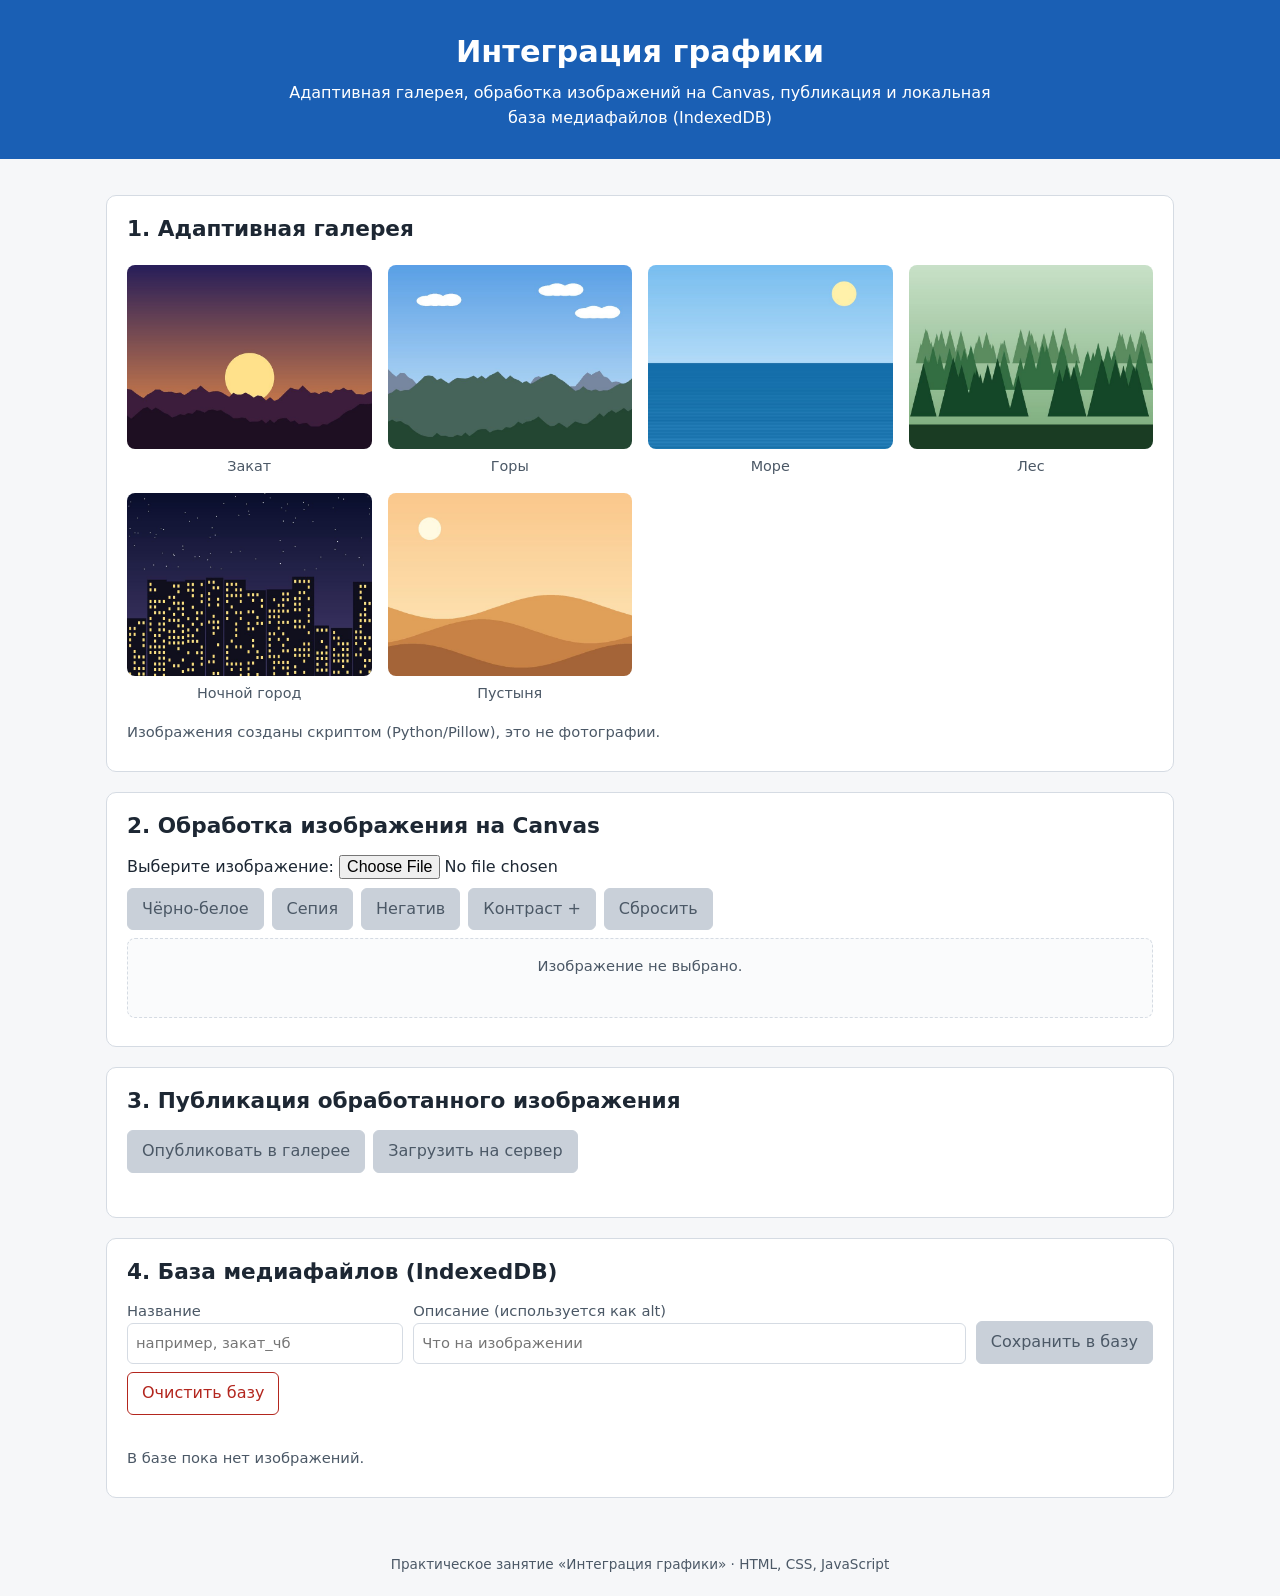
<file: graphics-integration/index.html>
<!DOCTYPE html>
<html lang="ru">
<head>
<meta charset="utf-8">
<meta name="viewport" content="width=device-width, initial-scale=1">
<title>Интеграция графики: галерея, Canvas, IndexedDB</title>
<link rel="stylesheet" href="style.css">
</head>
<body>
<header class="page-head">
  <h1>Интеграция графики</h1>
  <p>Адаптивная галерея, обработка изображений на Canvas, публикация и локальная база медиафайлов (IndexedDB)</p>
</header>

<main>
  <!-- ЗАДАНИЕ 1 -->
  <section aria-labelledby="t1">
    <h2 id="t1">1. Адаптивная галерея</h2>
    <div class="gallery" id="gallery">
      <figure class="gallery-item"><img src="img/sunset.jpg" width="800" height="600" alt="Закат: тёмные холмы и жёлтое солнце над ними" loading="lazy"><figcaption class="caption">Закат</figcaption></figure>
      <figure class="gallery-item"><img src="img/mountains.jpg" width="800" height="600" alt="Горы в голубой дымке и облака" loading="lazy"><figcaption class="caption">Горы</figcaption></figure>
      <figure class="gallery-item"><img src="img/sea.jpg" width="800" height="600" alt="Синее море под ясным небом" loading="lazy"><figcaption class="caption">Море</figcaption></figure>
      <figure class="gallery-item"><img src="img/forest.jpg" width="800" height="600" alt="Хвойный лес в три слоя, от светлого к тёмному" loading="lazy"><figcaption class="caption">Лес</figcaption></figure>
      <figure class="gallery-item"><img src="img/city.jpg" width="800" height="600" alt="Ночной город: силуэты домов с жёлтыми окнами" loading="lazy"><figcaption class="caption">Ночной город</figcaption></figure>
      <figure class="gallery-item"><img src="img/desert.jpg" width="800" height="600" alt="Песчаные барханы в тёплом свете" loading="lazy"><figcaption class="caption">Пустыня</figcaption></figure>
    </div>
    <p class="hint">Изображения созданы скриптом (Python/Pillow), это не фотографии.</p>
  </section>

  <!-- ЗАДАНИЕ 2 -->
  <section aria-labelledby="t2">
    <h2 id="t2">2. Обработка изображения на Canvas</h2>
    <div class="toolbar">
      <label class="file-label">Выберите изображение:
        <input type="file" id="fileInput" accept="image/*">
      </label>
    </div>
    <div class="toolbar" role="group" aria-label="Фильтры">
      <button type="button" data-filter="grayscale" disabled>Чёрно-белое</button>
      <button type="button" data-filter="sepia" disabled>Сепия</button>
      <button type="button" data-filter="invert" disabled>Негатив</button>
      <button type="button" data-filter="contrast" disabled>Контраст +</button>
      <button type="button" id="resetBtn" disabled>Сбросить</button>
    </div>
    <div class="canvas-wrap">
      <canvas id="canvas" aria-label="Редактируемое изображение" role="img"></canvas>
      <p id="canvasEmpty" class="hint">Изображение не выбрано.</p>
    </div>
    <p id="filterInfo" class="hint" aria-live="polite"></p>
  </section>

  <!-- ЗАДАНИЕ 3 -->
  <section aria-labelledby="t3">
    <h2 id="t3">3. Публикация обработанного изображения</h2>
    <div class="toolbar">
      <button type="button" id="publishBtn" disabled>Опубликовать в галерее</button>
      <button type="button" id="uploadBtn" disabled>Загрузить на сервер</button>
    </div>
    <div class="gallery" id="previewContainer" aria-label="Опубликованные изображения"></div>
    <pre id="uploadResult" class="log" aria-live="polite" hidden></pre>
  </section>

  <!-- ЗАДАНИЕ 4 -->
  <section aria-labelledby="t4">
    <h2 id="t4">4. База медиафайлов (IndexedDB)</h2>
    <form id="saveForm" class="save-form">
      <label>Название <input type="text" id="nameInput" maxlength="80" placeholder="например, закат_чб"></label>
      <label>Описание (используется как alt) <input type="text" id="descInput" maxlength="200" placeholder="Что на изображении"></label>
      <button type="submit" id="saveBtn" disabled>Сохранить в базу</button>
    </form>
    <div class="toolbar">
      <button type="button" id="clearDbBtn">Очистить базу</button>
      <span id="dbStats" class="hint" aria-live="polite"></span>
    </div>
    <div class="gallery" id="dbGallery" aria-label="Изображения из базы"></div>
    <p id="dbEmpty" class="hint" hidden>В базе пока нет изображений.</p>
  </section>
</main>

<div id="status" class="status" role="status" aria-live="polite"></div>
<footer class="page-foot">Практическое занятие «Интеграция графики» · HTML, CSS, JavaScript</footer>
<script src="app.js"></script>
</body>
</html>
</file>
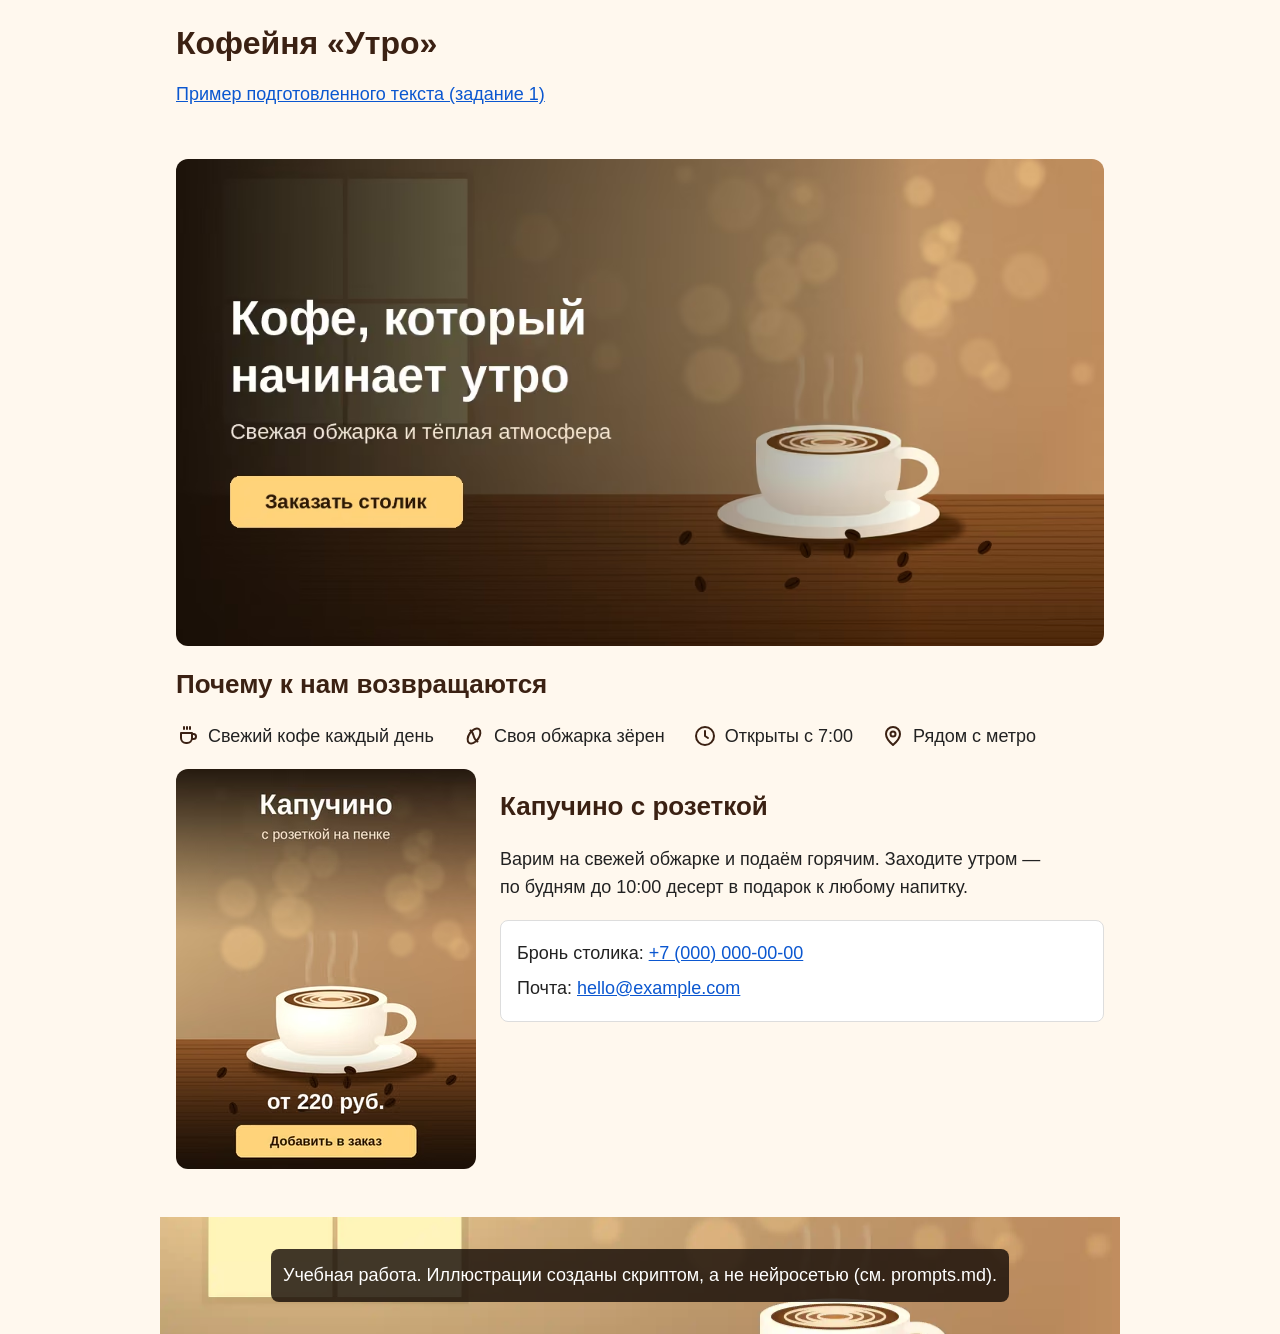
<file: multimedia-rabota-Student/index.html>
<!DOCTYPE html>
<html lang="ru">
<head>
<meta charset="utf-8">
<meta name="viewport" content="width=device-width, initial-scale=1">
<title>Кофейня «Утро» — учебная страница</title>
<meta name="description" content="Учебная страница кофейни: баннер, карточка товара и иконки, оптимизированные для веба.">
<style>
  :root { --brown: #3b2113; --sand: #ffd27a; }
  * { box-sizing: border-box; }
  body { margin: 0; font: 18px/1.6 "Liberation Sans", Arial, sans-serif; color: #222; background: #fff8ee; }
  img, svg { max-width: 100%; height: auto; }
  header, main, footer { max-width: 960px; margin: 0 auto; padding: 16px; }
  h1 { margin: 8px 0; font-size: 32px; line-height: 1.2; color: var(--brown); }
  h2 { font-size: 26px; line-height: 1.25; color: var(--brown); }
  .hero img { display: block; width: 100%; height: auto; border-radius: 12px; }
  .grid { display: flex; flex-wrap: wrap; gap: 24px; align-items: flex-start; }
  .card { flex: 0 1 300px; }
  .card img { display: block; width: 100%; border-radius: 12px; }
  .about { flex: 1 1 280px; max-width: 68ch; }
  .features { list-style: none; padding: 0; display: flex; flex-wrap: wrap; gap: 16px 28px; }
  .features li { display: flex; align-items: center; gap: 8px; }
  .features img { width: 24px; height: 24px; }
  .contacts p { margin: 6px 0; }
  .contacts { background: #fff; border: 1px solid #ddd; border-radius: 8px; padding: 12px 16px; }
  a { color: #0b57d0; }
  footer { margin-top: 32px; padding: 32px 16px; color: #fff; text-align: center;
           background: #3b2113 url("img/bg_1920x1080.webp") center / cover no-repeat; }
  footer p { margin: 0; padding: 12px; background: rgba(24,14,8,.82); display: inline-block; border-radius: 8px; }
  @media (max-width: 600px) { h1 { font-size: 26px; } .card { flex-basis: 100%; } }
</style>
</head>
<body>
<header>
  <h1>Кофейня «Утро»</h1>
  <p><a href="text.html">Пример подготовленного текста (задание 1)</a></p>
</header>
<main>
  <section class="hero" aria-label="Главный баннер">
    <picture>
      <source media="(max-width: 600px)" type="image/avif" width="600" height="600" sizes="calc(100vw - 32px)" srcset="img/banner_m_600.avif 600w, img/banner_m_1000.avif 1000w">
      <source media="(max-width: 600px)" type="image/webp" width="600" height="600" sizes="calc(100vw - 32px)" srcset="img/banner_m_600.webp 600w, img/banner_m_1000.webp 1000w">
      <source media="(max-width: 600px)" width="600" height="600" sizes="calc(100vw - 32px)" srcset="img/banner_m_600.jpg 600w, img/banner_m_1000.jpg 1000w">
      <source type="image/avif" sizes="(min-width: 960px) 928px, calc(100vw - 32px)" srcset="img/banner_600x315.avif 600w, img/banner_1200x630.avif 1200w">
      <source type="image/webp" sizes="(min-width: 960px) 928px, calc(100vw - 32px)" srcset="img/banner_600x315.webp 600w, img/banner_1200x630.webp 1200w">
      <img src="img/banner_1200x630.jpg" sizes="(min-width: 960px) 928px, calc(100vw - 32px)"
           srcset="img/banner_600x315.jpg 600w, img/banner_1200x630.jpg 1200w"
           width="1200" height="630" loading="eager" fetchpriority="high"
           alt="Баннер кофейни: чашка капучино на деревянном столе у окна, надпись «Кофе, который начинает утро» и кнопка «Заказать столик»">
    </picture>
  </section>

  <h2>Почему к нам возвращаются</h2>
  <ul class="features">
    <li><img src="img/icon-cup.svg" width="24" height="24" alt="" loading="lazy">Свежий кофе каждый день</li>
    <li><img src="img/icon-bean.svg" width="24" height="24" alt="" loading="lazy">Своя обжарка зёрен</li>
    <li><img src="img/icon-clock.svg" width="24" height="24" alt="" loading="lazy">Открыты с 7:00</li>
    <li><img src="img/icon-pin.svg" width="24" height="24" alt="" loading="lazy">Рядом с метро</li>
  </ul>

  <div class="grid">
    <figure class="card" style="margin:0">
      <picture>
        <source type="image/avif" srcset="img/card_300x400.avif 1x, img/card_600x800.avif 2x">
        <source type="image/webp" srcset="img/card_300x400.webp 1x, img/card_600x800.webp 2x">
        <img src="img/card_300x400.jpg" srcset="img/card_300x400.jpg 1x, img/card_600x800.jpg 2x"
             width="300" height="400" loading="lazy"
             alt="Карточка товара: капучино с рисунком на пенке, цена от 220 рублей, кнопка «Добавить в заказ»">
      </picture>
    </figure>
    <section class="about">
      <h2>Капучино с розеткой</h2>
      <p>Варим на свежей обжарке и подаём горячим. Заходите утром&nbsp;— по&nbsp;будням до&nbsp;10:00 десерт в&nbsp;подарок к&nbsp;любому напитку.</p>
      <div class="contacts">
        <p>Бронь столика: <a href="tel:+70000000000">+7&nbsp;(000)&nbsp;000-00-00</a></p>
        <p>Почта: <a href="mailto:hello@example.com">hello@example.com</a></p>
      </div>
    </section>
  </div>
</main>
<footer>
  <p>Учебная работа. Иллюстрации созданы скриптом, а не нейросетью (см. prompts.md).</p>
</footer>
</body>
</html>
</file>
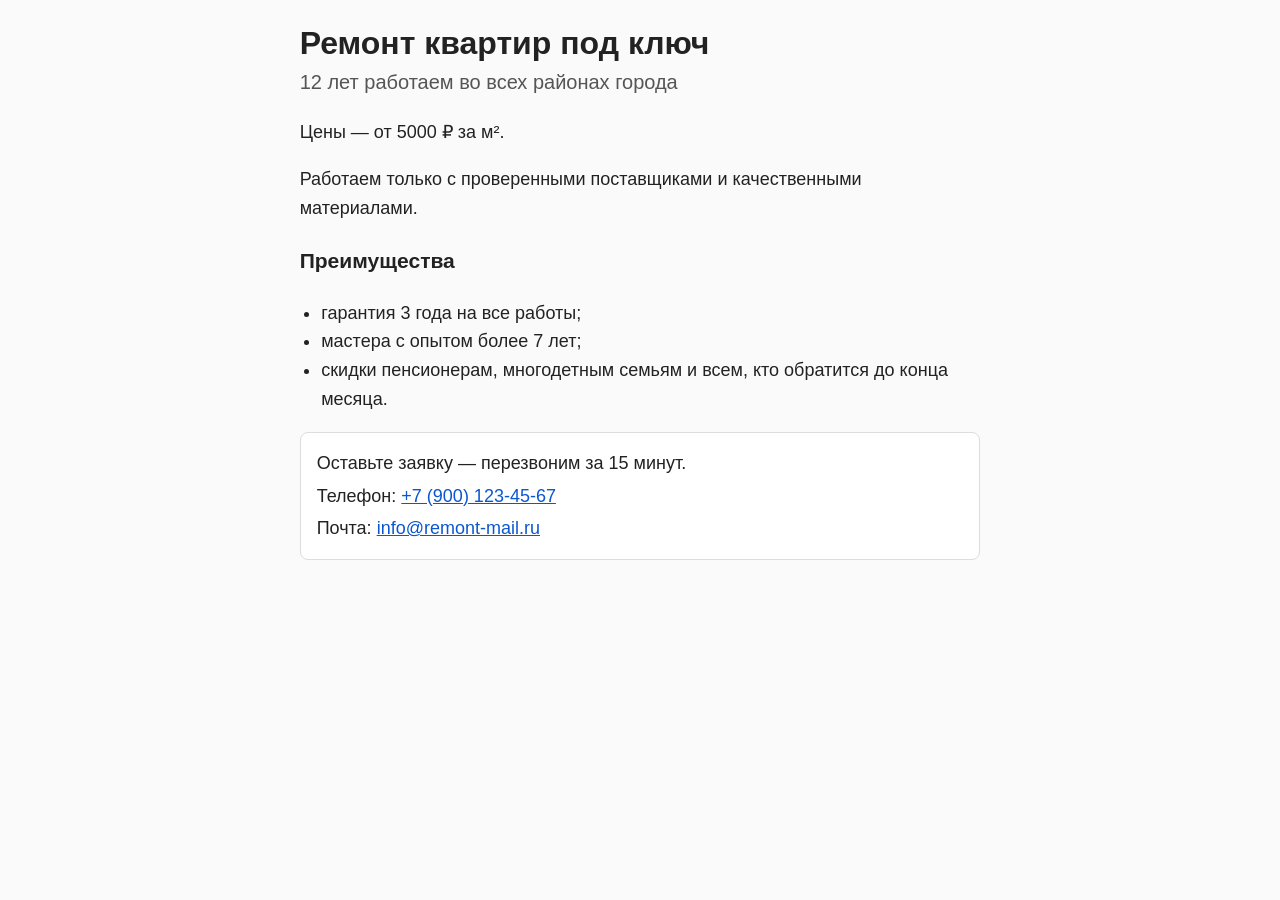
<file: multimedia-rabota-Student/text.html>
<!DOCTYPE html>
<html lang="ru">
<head>
<meta charset="utf-8">
<meta name="viewport" content="width=device-width, initial-scale=1">
<title>Ремонт квартир под ключ</title>
<style>
  body { font: 18px/1.6 "Liberation Sans", Arial, sans-serif; color: #222; margin: 0; background: #fafafa; }
  article { max-width: 68ch; margin: 0 auto; padding: 24px 16px; }
  h2 { margin: 0 0 4px; font-size: 32px; line-height: 1.2; }
  .lead { margin: 0 0 20px; color: #555; font-size: 20px; }
  ul { padding-left: 1.2em; }
  .contacts { background: #fff; border: 1px solid #ddd; border-radius: 8px; padding: 12px 16px; }
  .contacts p { margin: 4px 0; }
  a { color: #0b57d0; }
</style>
</head>
<body>
<article>
  <h2>Ремонт квартир под ключ</h2>
  <p class="lead">12 лет работаем во всех районах города</p>

  <p>Цены&nbsp;— от&nbsp;5000&nbsp;₽ за&nbsp;м².</p>
  <p>Работаем только с&nbsp;проверенными поставщиками и&nbsp;качественными материалами.</p>

  <h3>Преимущества</h3>
  <ul>
    <li>гарантия 3&nbsp;года на&nbsp;все работы;</li>
    <li>мастера с&nbsp;опытом более 7&nbsp;лет;</li>
    <li>скидки пенсионерам, многодетным семьям и&nbsp;всем, кто обратится до&nbsp;конца месяца.</li>
  </ul>

  <div class="contacts">
    <p>Оставьте заявку&nbsp;— перезвоним за&nbsp;15&nbsp;минут.</p>
    <p>Телефон: <a href="tel:+79001234567">+7&nbsp;(900)&nbsp;123-45-67</a></p>
    <p>Почта: <a href="mailto:info@remont-mail.ru">info@remont-mail.ru</a></p>
  </div>
</article>
</body>
</html>
</file>
<file: graphics-integration/style.css>
:root {
  --bg: #f6f7f9; --card: #fff; --text: #1d2733; --muted: #4b5866; --accent: #1a5fb4; --accent-dark: #14498a;
  --border: #d5dbe3; --danger: #b3261e;
}
* { box-sizing: border-box; }
body { margin: 0; font: 16px/1.55 system-ui, "Segoe UI", Roboto, Arial, sans-serif; color: var(--text); background: var(--bg); }
img, canvas { max-width: 100%; height: auto; }

.page-head { background: var(--accent); color: #fff; padding: 28px 20px; text-align: center; }
.page-head h1 { margin: 0 0 6px; font-size: 1.9rem; }
.page-head p { margin: 0 auto; max-width: 720px; }

main { max-width: 1100px; margin: 0 auto; padding: 16px; }
section { background: var(--card); border: 1px solid var(--border); border-radius: 10px; padding: 16px 20px 20px; margin: 20px 0; }
h2 { margin: 0 0 12px; font-size: 1.35rem; }
.hint { color: var(--muted); font-size: .92rem; margin: 8px 0; }

/* Галерея: автоматическое число колонок */
.gallery { display: grid; grid-template-columns: repeat(auto-fill, minmax(220px, 1fr)); gap: 16px; padding: 8px 0; }
.gallery-item { margin: 0; position: relative; }
.gallery-item img {
  display: block; width: 100%;
  aspect-ratio: 4 / 3;          /* единое соотношение; высота не задаётся, чтобы aspect-ratio работал */
  object-fit: cover;            /* без искажений: лишнее обрезается */
  border-radius: 8px; transition: transform .2s, box-shadow .2s; background: #e6e9ee;
}
.gallery-item img:hover { transform: scale(1.03); box-shadow: 0 4px 12px rgba(0,0,0,.2); }
.caption { text-align: center; font-size: .9rem; color: var(--muted); margin-top: 6px; overflow-wrap: anywhere; }
@media (prefers-reduced-motion: reduce) { .gallery-item img { transition: none; } .gallery-item img:hover { transform: none; } }

.toolbar { display: flex; flex-wrap: wrap; gap: 8px; align-items: center; margin: 8px 0; }
button { font: inherit; padding: 8px 14px; border: 1px solid var(--accent); background: var(--accent); color: #fff; border-radius: 6px; cursor: pointer; }
button:hover:not(:disabled) { background: var(--accent-dark); }
button:disabled { background: #c9d0d9; border-color: #c9d0d9; color: #4b5866; cursor: not-allowed; }
button.danger { background: var(--danger); border-color: var(--danger); }
button:focus-visible, input:focus-visible { outline: 3px solid #f5a623; outline-offset: 2px; }
#clearDbBtn { background: #fff; color: var(--danger); border-color: var(--danger); }
#clearDbBtn:hover:not(:disabled) { background: #fdecea; }

.canvas-wrap { border: 1px dashed var(--border); border-radius: 8px; padding: 8px; text-align: center; background: #fafbfc; min-height: 80px; }
#canvas { display: none; max-width: 100%; height: auto; border-radius: 4px; }
#canvas.on { display: inline-block; }

.save-form { display: grid; grid-template-columns: 1fr 2fr auto; gap: 10px; align-items: end; }
.save-form label { display: flex; flex-direction: column; font-size: .92rem; color: var(--muted); }
input[type=text] { font: inherit; padding: 8px; border: 1px solid var(--border); border-radius: 6px; color: var(--text); }
input[type=file] { font: inherit; }

.item-delete { position: absolute; top: 6px; right: 6px; padding: 2px 9px; font-size: 1.1rem; line-height: 1.3; background: rgba(179,38,30,.92); border-color: transparent; }
.meta { font-size: .8rem; color: var(--muted); text-align: center; overflow-wrap: anywhere; }

.log { background: #1f2933; color: #e6edf3; padding: 12px; border-radius: 8px; overflow-x: auto; white-space: pre-wrap; font-size: .85rem; }
.status { position: fixed; left: 50%; bottom: 16px; transform: translateX(-50%); max-width: calc(100% - 32px); background: #1f2933; color: #fff; padding: 10px 16px; border-radius: 8px; opacity: 0; pointer-events: none; transition: opacity .25s; }
.status.show { opacity: 1; }
.status.error { background: var(--danger); }
.page-foot { text-align: center; color: var(--muted); font-size: .85rem; padding: 20px; }

@media (max-width: 720px) {
  .save-form { grid-template-columns: 1fr; }
  .page-head h1 { font-size: 1.5rem; }
  section { padding: 12px; }
}
</file>
